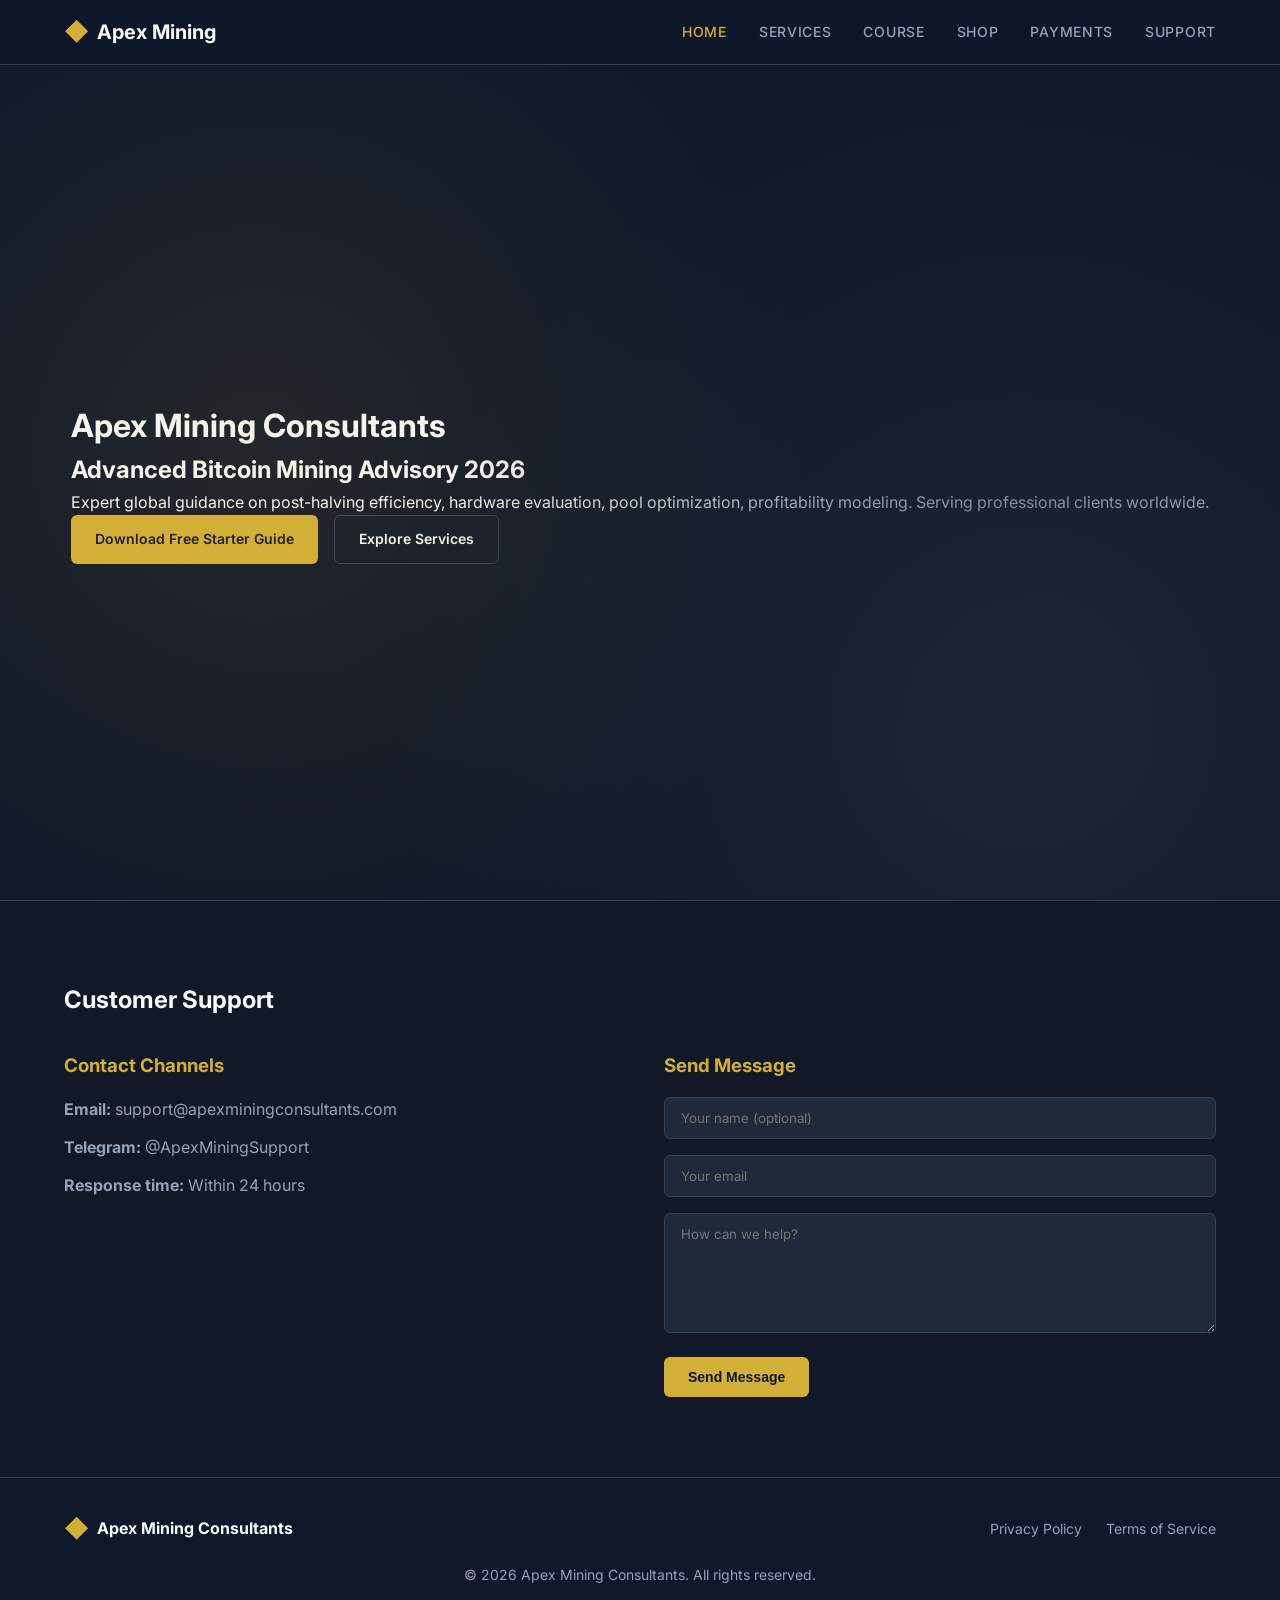
<file: index.html>
<!DOCTYPE html>
<html lang="en">
<head>
    <meta charset="UTF-8">
    <meta name="viewport" content="width=device-width, initial-scale=1.0">
    <title>Apex Mining Consultants – Bitcoin Mining Advisory 2026</title>
    <link href="https://fonts.googleapis.com/css2?family=Inter:wght@300;400;500;600;700&display=swap" rel="stylesheet">
    <link rel="stylesheet" href="style.css">
</head>
<body>
    <nav class="navbar">
        <div class="container nav-container">
            <a href="index.html" class="logo">
                <span class="logo-icon">◆</span>
                <span class="logo-text">Apex Mining</span>
            </a>
            <button class="mobile-toggle" aria-label="Toggle menu">☰</button>
            <ul class="nav-menu">
                <li><a href="index.html" class="nav-link active">Home</a></li>
                <li><a href="services.html" class="nav-link">Services</a></li>
                <li><a href="course.html" class="nav-link">Course</a></li>
                <li><a href="shop.html" class="nav-link">Shop</a></li>
                <li><a href="payments.html" class="nav-link">Payments</a></li>
                <li><a href="#support" class="nav-link">Support</a></li>
            </ul>
        </div>
    </nav>

    <header class="hero">
        <div class="container">
            <h1>Apex Mining Consultants</h1>
            <h2>Advanced Bitcoin Mining Advisory 2026</h2>
            <p>Expert global guidance on post-halving efficiency, hardware evaluation, pool optimization, profitability modeling. Serving professional clients worldwide.</p>

            <div class="hero-buttons">
                <a href="assets/free-guide.pdf" class="btn btn-primary" download>Download Free Starter Guide</a>
                <a href="services.html" class="btn btn-secondary">Explore Services</a>
            </div>
        </div>
    </header>

    <section class="section support" id="support">
        <div class="container">
            <h2>Customer Support</h2>
            <div class="support-grid">
                <div class="support-info">
                    <h3>Contact Channels</h3>
                    <p><strong>Email:</strong> support@apexminingconsultants.com</p>
                    <p><strong>Telegram:</strong> @ApexMiningSupport</p>
                    <p><strong>Response time:</strong> Within 24 hours</p>
                </div>
                <div class="support-form">
                    <h3>Send Message</h3>
                    <form action="https://formspree.io/f/YOUR_FORM_ID" method="POST">
                        <div class="form-group">
                            <input type="text" name="name" placeholder="Your name (optional)">
                        </div>
                        <div class="form-group">
                            <input type="email" name="email" placeholder="Your email" required>
                        </div>
                        <div class="form-group">
                            <textarea name="message" rows="4" placeholder="How can we help?" required></textarea>
                        </div>
                        <button type="submit" class="btn btn-primary">Send Message</button>
                    </form>
                </div>
            </div>
        </div>
    </section>

    <footer class="footer">
        <div class="container">
            <div class="footer-content">
                <div class="footer-brand">
                    <span class="logo-icon">◆</span>
                    <span>Apex Mining Consultants</span>
                </div>
                <div class="footer-links">
                    <a href="#">Privacy Policy</a>
                    <a href="#">Terms of Service</a>
                </div>
            </div>
            <p class="copyright">© 2026 Apex Mining Consultants. All rights reserved.</p>
        </div>
    </footer>

    <script src="script.js"></script>
</body>
</html>
</file>
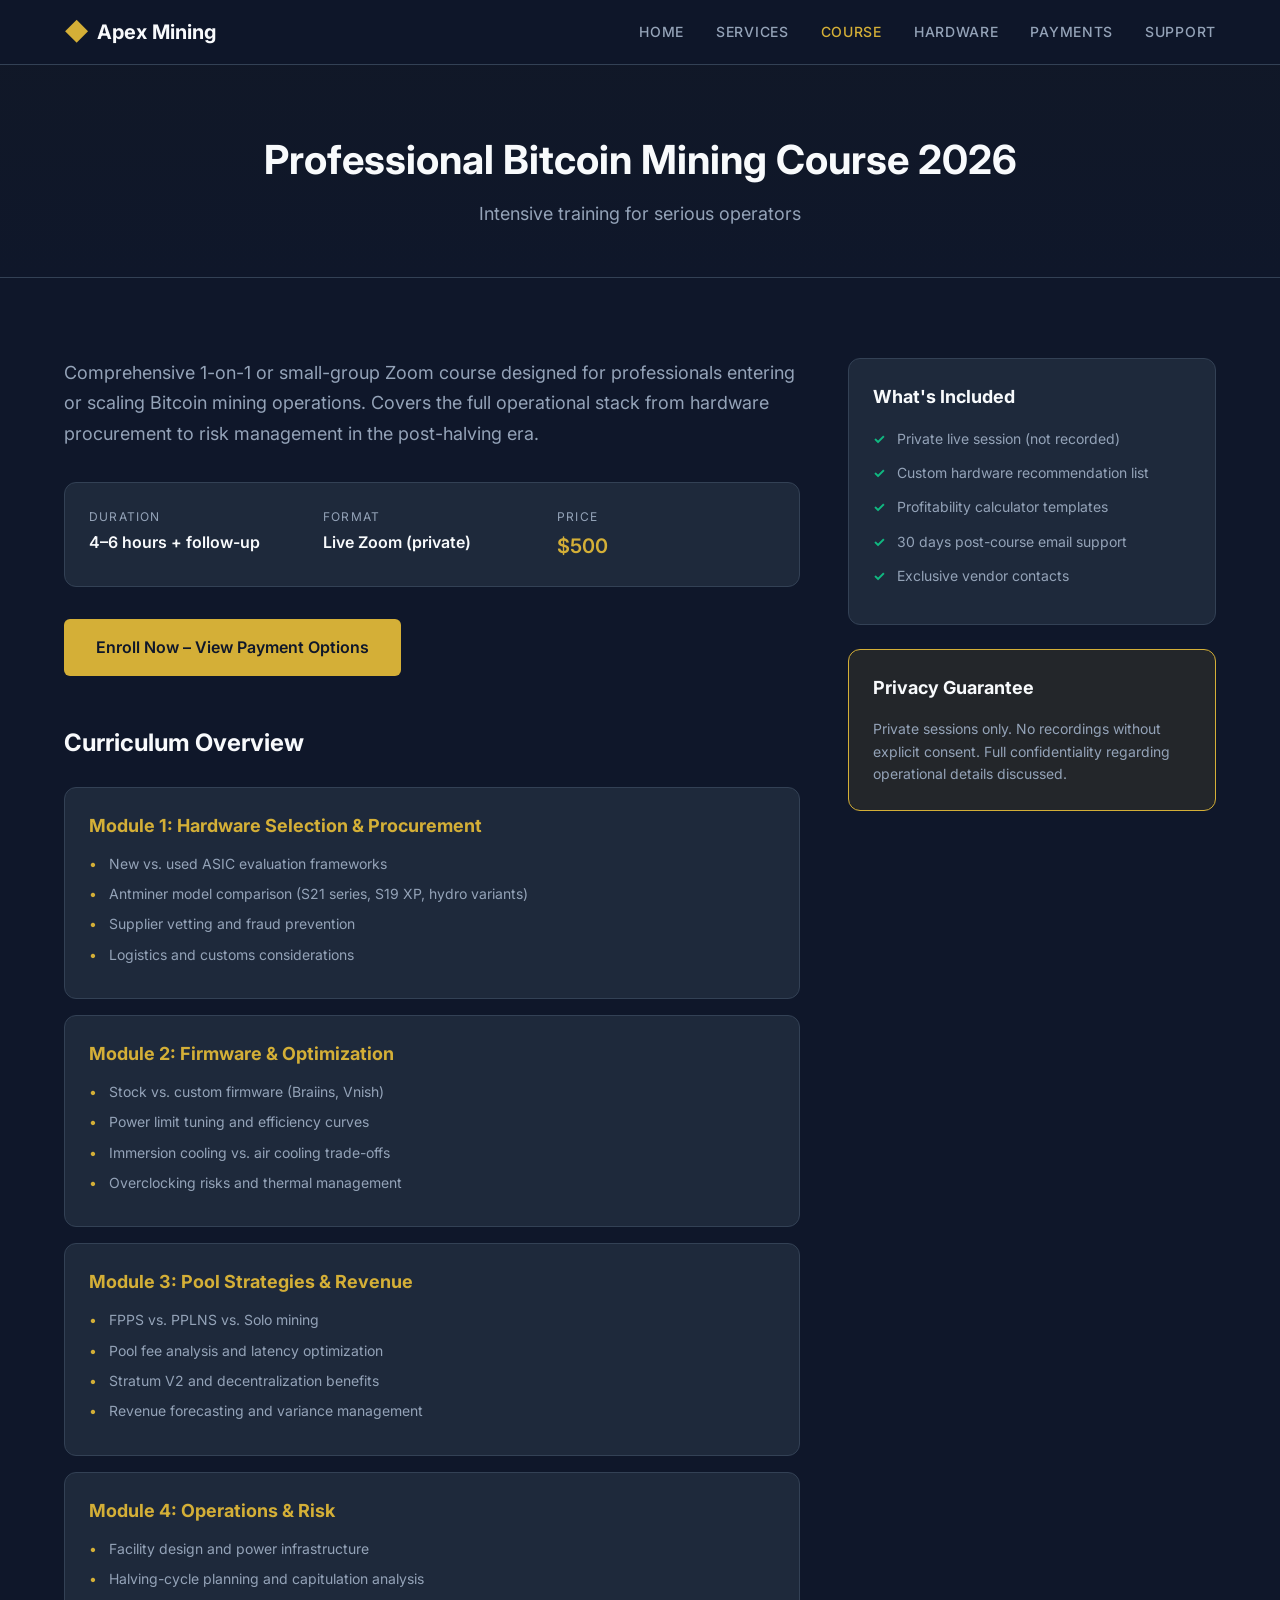
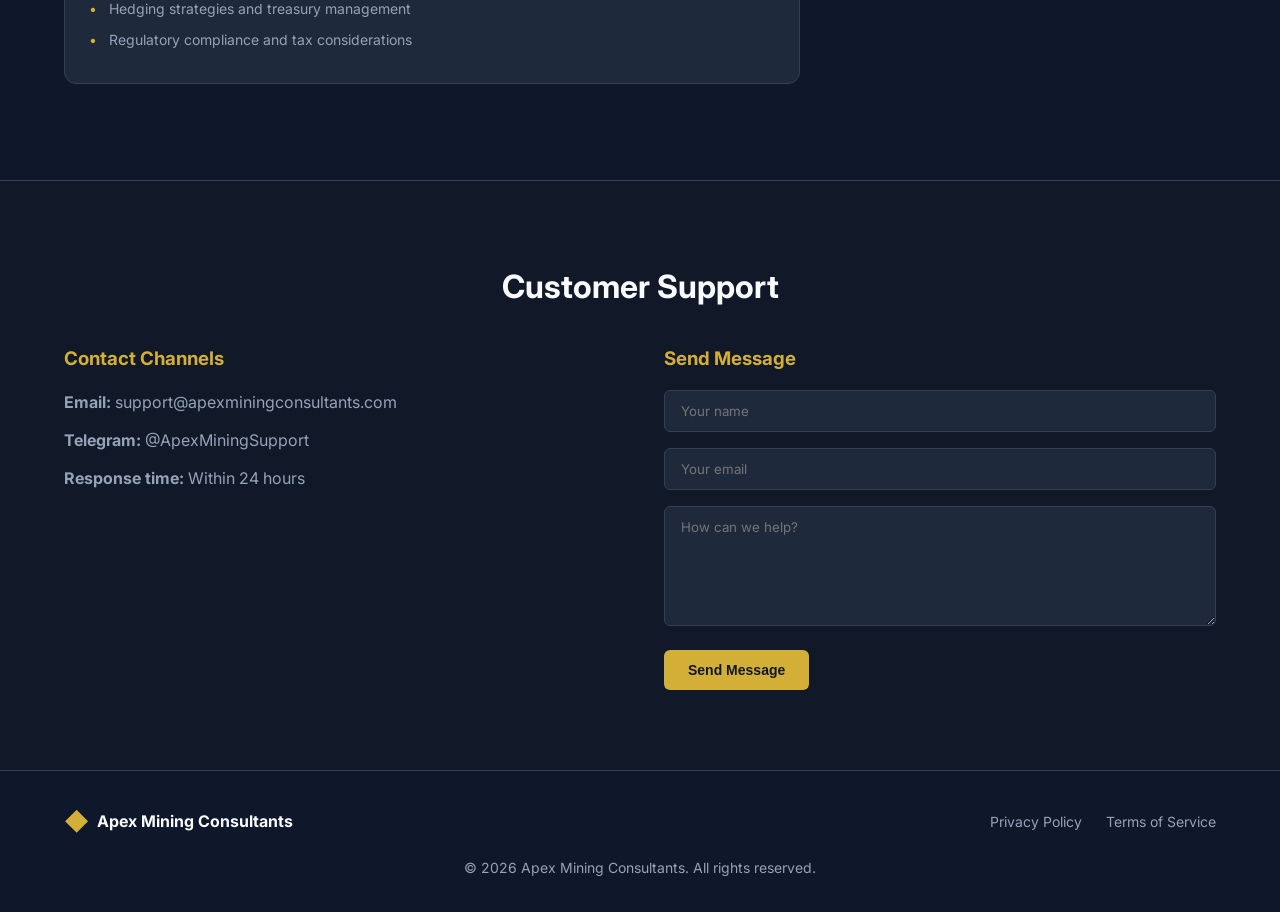
<file: course.html>
<!-- course.html -->
<!DOCTYPE html>
<html lang="en">
<head>
    <meta charset="UTF-8">
    <meta name="viewport" content="width=device-width, initial-scale=1.0">
    <title>Professional Bitcoin Mining Course 2026 – Apex Mining Consultants</title>
    <meta name="description" content="Comprehensive 1-on-1 Bitcoin mining course covering hardware, firmware, pool strategies, and risk management.">
    <link href="https://fonts.googleapis.com/css2?family=Inter:wght@300;400;500;600;700&display=swap" rel="stylesheet">
    <link rel="stylesheet" href="style.css">
</head>
<body>
    <nav class="navbar">
        <div class="container nav-container">
            <a href="index.html" class="logo">
                <span class="logo-icon">◆</span>
                <span class="logo-text">Apex Mining</span>
            </a>
            <button class="mobile-toggle" aria-label="Toggle menu">☰</button>
            <ul class="nav-menu">
                <li><a href="index.html" class="nav-link">Home</a></li>
                <li><a href="services.html" class="nav-link">Services</a></li>
                <li><a href="course.html" class="nav-link active">Course</a></li>
                <li><a href="machines.html" class="nav-link">Hardware</a></li>
                <li><a href="payments.html" class="nav-link">Payments</a></li>
                <li><a href="#support" class="nav-link">Support</a></li>
            </ul>
        </div>
    </nav>

    <header class="page-header">
        <div class="container">
            <h1>Professional Bitcoin Mining Course 2026</h1>
            <p>Intensive training for serious operators</p>
        </div>
    </header>

    <section class="section course-detail">
        <div class="container">
            <div class="course-layout">
                <div class="course-main">
                    <div class="course-intro">
                        <p class="lead">Comprehensive 1-on-1 or small-group Zoom course designed for professionals entering or scaling Bitcoin mining operations. Covers the full operational stack from hardware procurement to risk management in the post-halving era.</p>
                        <div class="course-meta">
                            <div class="meta-item">
                                <span class="meta-label">Duration</span>
                                <span class="meta-value">4–6 hours + follow-up</span>
                            </div>
                            <div class="meta-item">
                                <span class="meta-label">Format</span>
                                <span class="meta-value">Live Zoom (private)</span>
                            </div>
                            <div class="meta-item">
                                <span class="meta-label">Price</span>
                                <span class="meta-value price-highlight">$500</span>
                            </div>
                        </div>
                        <a href="payments.html" class="btn btn-primary btn-large">Enroll Now – View Payment Options</a>
                    </div>

                    <div class="curriculum">
                        <h2>Curriculum Overview</h2>
                        <div class="curriculum-module">
                            <h3>Module 1: Hardware Selection & Procurement</h3>
                            <ul>
                                <li>New vs. used ASIC evaluation frameworks</li>
                                <li>Antminer model comparison (S21 series, S19 XP, hydro variants)</li>
                                <li>Supplier vetting and fraud prevention</li>
                                <li>Logistics and customs considerations</li>
                            </ul>
                        </div>
                        <div class="curriculum-module">
                            <h3>Module 2: Firmware & Optimization</h3>
                            <ul>
                                <li>Stock vs. custom firmware (Braiins, Vnish)</li>
                                <li>Power limit tuning and efficiency curves</li>
                                <li>Immersion cooling vs. air cooling trade-offs</li>
                                <li>Overclocking risks and thermal management</li>
                            </ul>
                        </div>
                        <div class="curriculum-module">
                            <h3>Module 3: Pool Strategies & Revenue</h3>
                            <ul>
                                <li>FPPS vs. PPLNS vs. Solo mining</li>
                                <li>Pool fee analysis and latency optimization</li>
                                <li>Stratum V2 and decentralization benefits</li>
                                <li>Revenue forecasting and variance management</li>
                            </ul>
                        </div>
                        <div class="curriculum-module">
                            <h3>Module 4: Operations & Risk</h3>
                            <ul>
                                <li>Facility design and power infrastructure</li>
                                <li>Halving-cycle planning and capitulation analysis</li>
                                <li>Hedging strategies and treasury management</li>
                                <li>Regulatory compliance and tax considerations</li>
                            </ul>
                        </div>
                    </div>
                </div>

                <aside class="course-sidebar">
                    <div class="sidebar-card">
                        <h3>What's Included</h3>
                        <ul class="includes-list">
                            <li>Private live session (not recorded)</li>
                            <li>Custom hardware recommendation list</li>
                            <li>Profitability calculator templates</li>
                            <li>30 days post-course email support</li>
                            <li>Exclusive vendor contacts</li>
                        </ul>
                    </div>
                    <div class="sidebar-card trust-note">
                        <h3>Privacy Guarantee</h3>
                        <p>Private sessions only. No recordings without explicit consent. Full confidentiality regarding operational details discussed.</p>
                    </div>
                </aside>
            </div>
        </div>
    </section>

    <section class="section support" id="support">
        <div class="container">
            <h2 class="section-title">Customer Support</h2>
            <div class="support-grid">
                <div class="support-info">
                    <h3>Contact Channels</h3>
                    <p><strong>Email:</strong> support@apexminingconsultants.com</p>
                    <p><strong>Telegram:</strong> @ApexMiningSupport</p>
                    <p><strong>Response time:</strong> Within 24 hours</p>
                </div>
                <div class="support-form">
                    <h3>Send Message</h3>
                    <form action="https://formspree.io/f/YOUR_FORM_ID" method="POST">
                        <div class="form-group">
                            <input type="text" name="name" placeholder="Your name" required>
                        </div>
                        <div class="form-group">
                            <input type="email" name="email" placeholder="Your email" required>
                        </div>
                        <div class="form-group">
                            <textarea name="message" rows="4" placeholder="How can we help?" required></textarea>
                        </div>
                        <button type="submit" class="btn btn-primary">Send Message</button>
                    </form>
                </div>
            </div>
        </div>
    </section>

    <footer class="footer">
        <div class="container">
            <div class="footer-content">
                <div class="footer-brand">
                    <span class="logo-icon">◆</span>
                    <span>Apex Mining Consultants</span>
                </div>
                <div class="footer-links">
                    <a href="#">Privacy Policy</a>
                    <a href="#">Terms of Service</a>
                </div>
            </div>
            <p class="copyright">© 2026 Apex Mining Consultants. All rights reserved.</p>
        </div>
    </footer>

    <script src="script.js"></script>
</body>
</html>
</file>
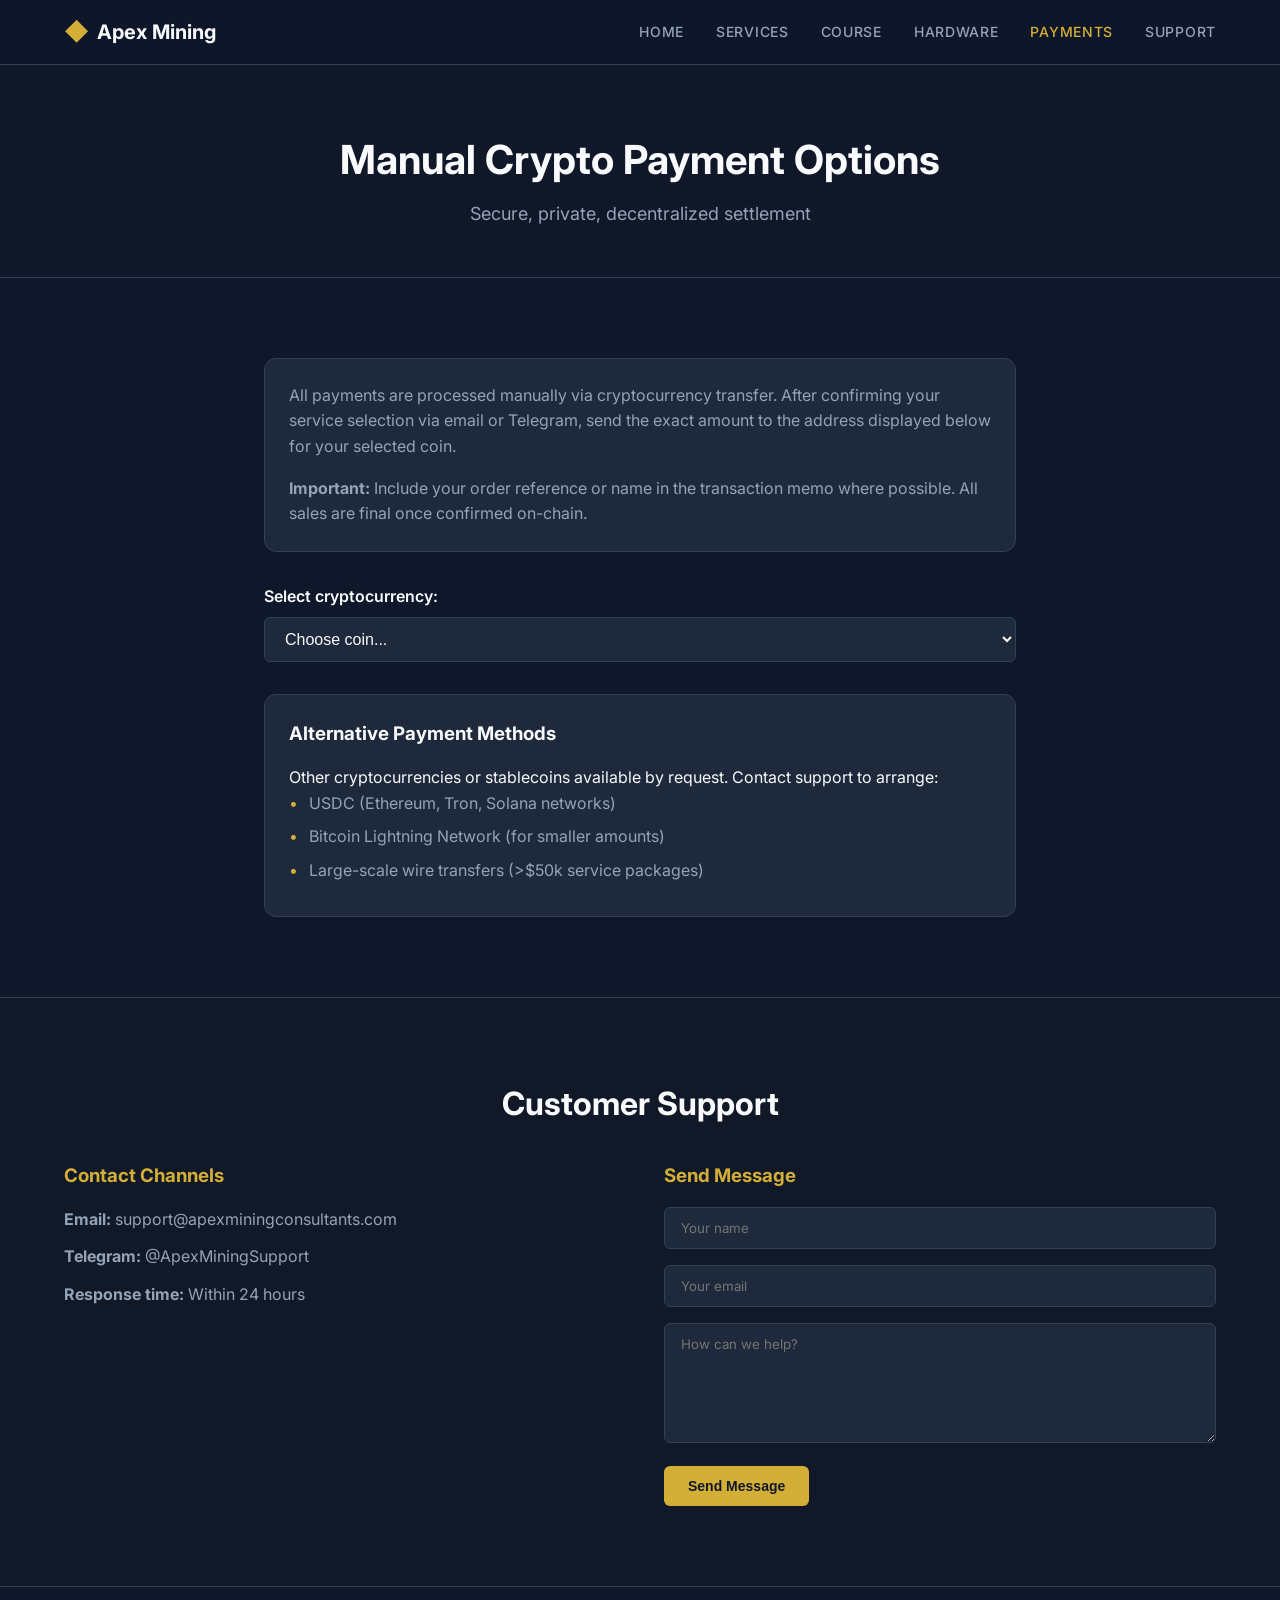
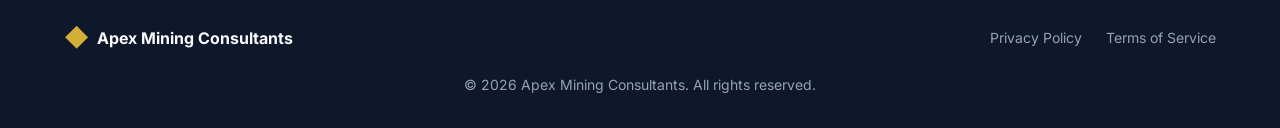
<file: payments.html>
<!-- payments.html -->
<!DOCTYPE html>
<html lang="en">
<head>
    <meta charset="UTF-8">
    <meta name="viewport" content="width=device-width, initial-scale=1.0">
    <title>Manual Crypto Payment Options – Apex Mining Consultants</title>
    <meta name="description" content="Manual cryptocurrency payment instructions for Bitcoin mining advisory services. BTC, LTC, ETH, USDT, XMR accepted.">
    <link href="https://fonts.googleapis.com/css2?family=Inter:wght@300;400;500;600;700&display=swap" rel="stylesheet">
    <link rel="stylesheet" href="style.css">
</head>
<body>
    <nav class="navbar">
        <div class="container nav-container">
            <a href="index.html" class="logo">
                <span class="logo-icon">◆</span>
                <span class="logo-text">Apex Mining</span>
            </a>
            <button class="mobile-toggle" aria-label="Toggle menu">☰</button>
            <ul class="nav-menu">
                <li><a href="index.html" class="nav-link">Home</a></li>
                <li><a href="services.html" class="nav-link">Services</a></li>
                <li><a href="course.html" class="nav-link">Course</a></li>
                <li><a href="machines.html" class="nav-link">Hardware</a></li>
                <li><a href="payments.html" class="nav-link active">Payments</a></li>
                <li><a href="#support" class="nav-link">Support</a></li>
            </ul>
        </div>
    </nav>

    <header class="page-header">
        <div class="container">
            <h1>Manual Crypto Payment Options</h1>
            <p>Secure, private, decentralized settlement</p>
        </div>
    </header>

    <section class="section payments-detail">
        <div class="container">
            <div class="payment-intro">
                <p>All payments are processed manually via cryptocurrency transfer. After confirming your service selection via email or Telegram, send the exact amount to the address displayed below for your selected coin.</p>
                <p><strong>Important:</strong> Include your order reference or name in the transaction memo where possible. All sales are final once confirmed on-chain.</p>
            </div>

            <div class="payment-selector">
                <label for="coin-select" class="selector-label">Select cryptocurrency:</label>
                <select id="coin-select" class="coin-dropdown">
                    <option value="">Choose coin...</option>
                    <option value="btc">Bitcoin (BTC)</option>
                    <option value="ltc">Litecoin (LTC)</option>
                    <option value="eth">Ethereum (ERC-20)</option>
                    <option value="usdt">USDT (ERC-20)</option>
                    <option value="xmr">Monero (XMR)</option>
                </select>
            </div>

            <div id="address-display" class="address-box" style="display: none;">
                <div class="address-header">
                    <h3 id="coin-name">Cryptocurrency</h3>
                    <span class="network-badge" id="network-badge">Network</span>
                </div>
                <div class="address-field">
                    <label>Send to:</label>
                    <code id="coin-address" class="address-code">ADDRESS_PLACEHOLDER</code>
                    <button class="copy-btn" onclick="copyAddress()">Copy</button>
                </div>
                <div class="payment-notes">
                    <p>⚠️ <strong>Verify address and network carefully.</strong> Transactions sent to wrong addresses or networks cannot be recovered.</p>
                    <p>📧 <strong>Confirmation required:</strong> Email transaction ID to support@apexminingconsultants.com or Telegram @ApexMiningSupport after sending.</p>
                    <p>⏱️ <strong>Processing:</strong> Services activated within 24 hours of confirmation.</p>
                </div>
            </div>

            <div class="payment-alternative">
                <h3>Alternative Payment Methods</h3>
                <p>Other cryptocurrencies or stablecoins available by request. Contact support to arrange:</p>
                <ul>
                    <li>USDC (Ethereum, Tron, Solana networks)</li>
                    <li>Bitcoin Lightning Network (for smaller amounts)</li>
                    <li>Large-scale wire transfers (>$50k service packages)</li>
                </ul>
            </div>
        </div>
    </section>

    <section class="section support" id="support">
        <div class="container">
            <h2 class="section-title">Customer Support</h2>
            <div class="support-grid">
                <div class="support-info">
                    <h3>Contact Channels</h3>
                    <p><strong>Email:</strong> support@apexminingconsultants.com</p>
                    <p><strong>Telegram:</strong> @ApexMiningSupport</p>
                    <p><strong>Response time:</strong> Within 24 hours</p>
                </div>
                <div class="support-form">
                    <h3>Send Message</h3>
                    <form action="https://formspree.io/f/YOUR_FORM_ID" method="POST">
                        <div class="form-group">
                            <input type="text" name="name" placeholder="Your name" required>
                        </div>
                        <div class="form-group">
                            <input type="email" name="email" placeholder="Your email" required>
                        </div>
                        <div class="form-group">
                            <textarea name="message" rows="4" placeholder="How can we help?" required></textarea>
                        </div>
                        <button type="submit" class="btn btn-primary">Send Message</button>
                    </form>
                </div>
            </div>
        </div>
    </section>

    <footer class="footer">
        <div class="container">
            <div class="footer-content">
                <div class="footer-brand">
                    <span class="logo-icon">◆</span>
                    <span>Apex Mining Consultants</span>
                </div>
                <div class="footer-links">
                    <a href="#">Privacy Policy</a>
                    <a href="#">Terms of Service</a>
                </div>
            </div>
            <p class="copyright">© 2026 Apex Mining Consultants. All rights reserved.</p>
        </div>
    </footer>

    <script src="script.js"></script>
</body>
</html>
</file>
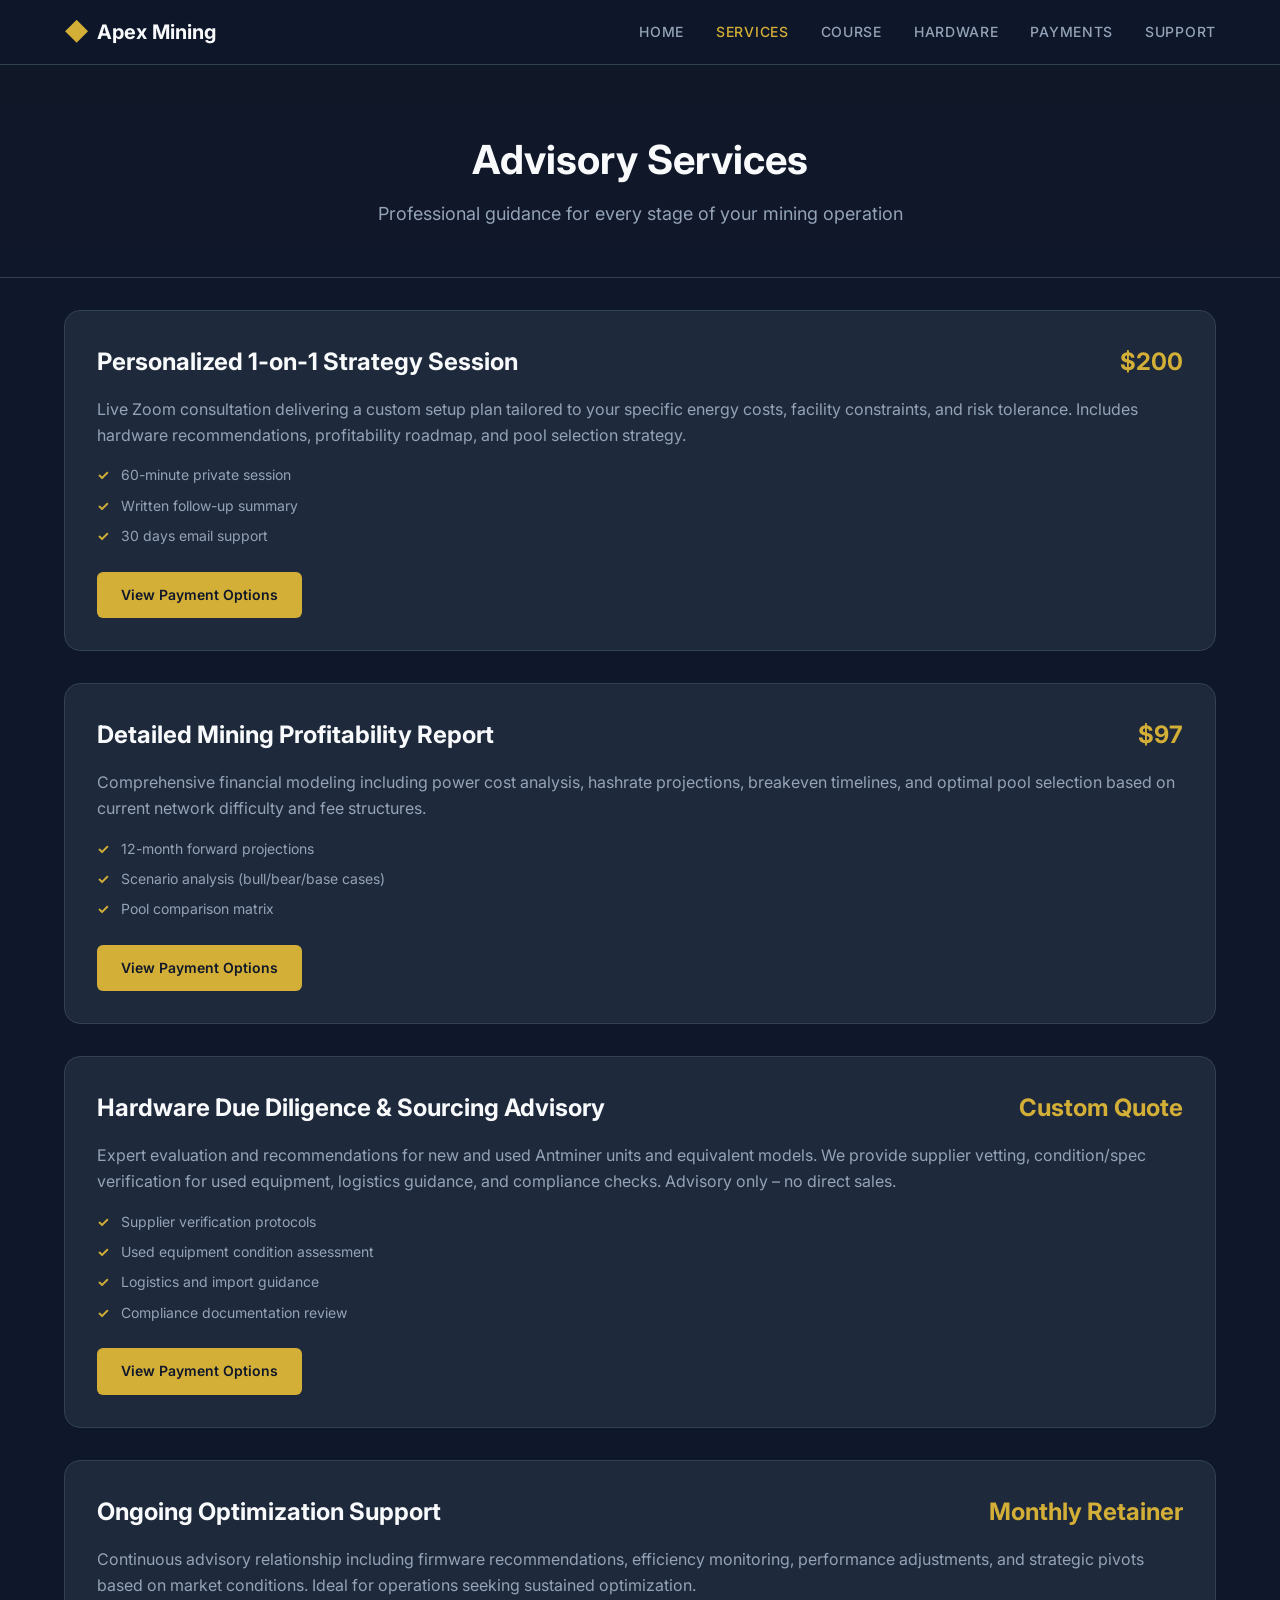
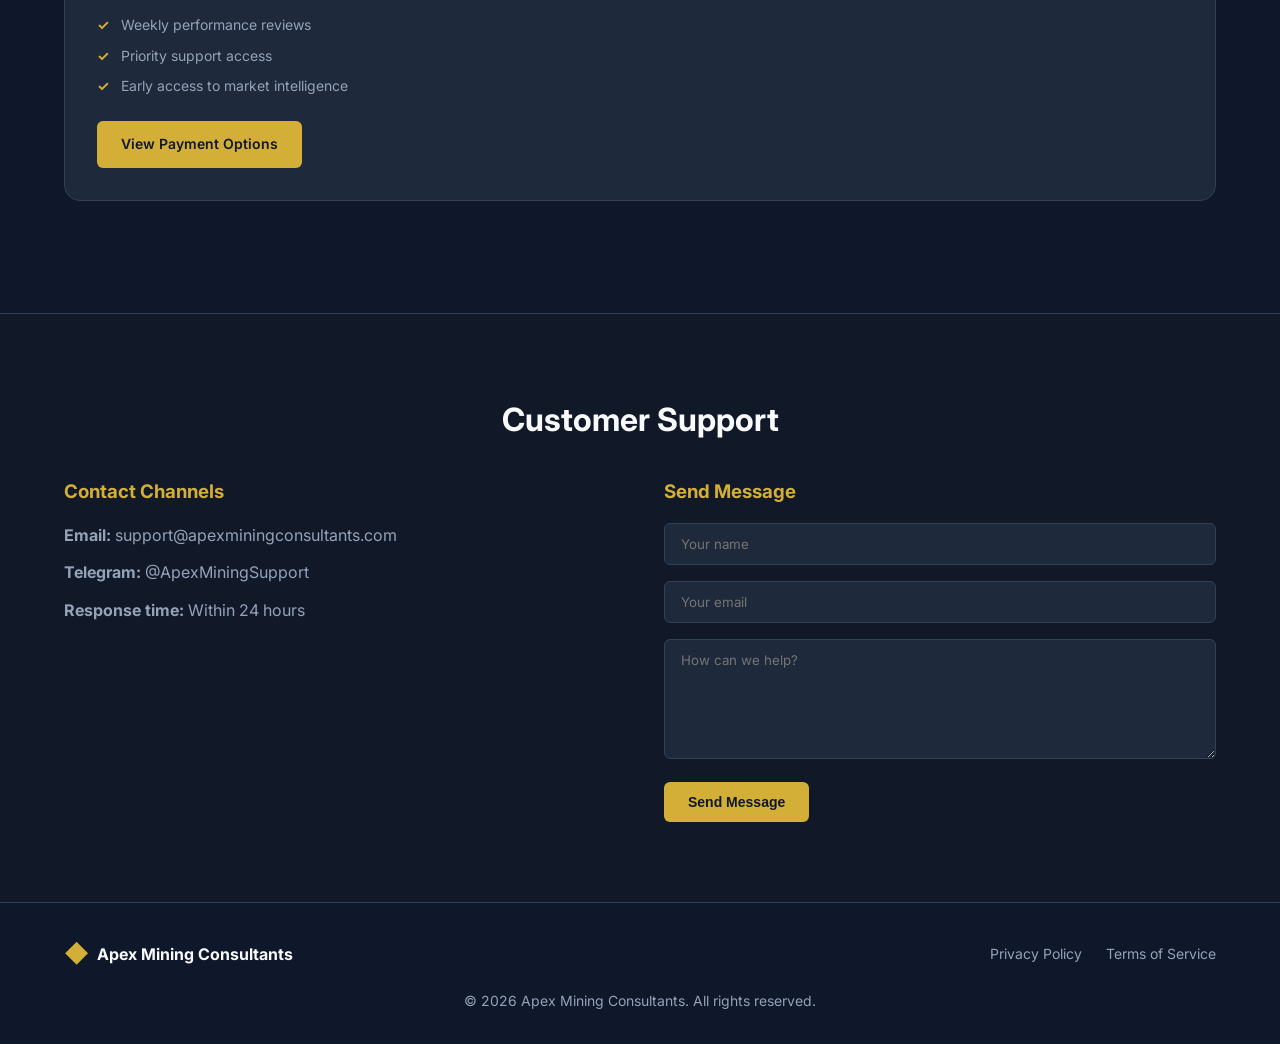
<file: services.html>
<!-- services.html -->
<!DOCTYPE html>
<html lang="en">
<head>
    <meta charset="UTF-8">
    <meta name="viewport" content="width=device-width, initial-scale=1.0">
    <title>Services – Apex Mining Consultants</title>
    <meta name="description" content="Professional Bitcoin mining advisory services: strategy sessions, profitability reports, hardware due diligence, and ongoing optimization.">
    <link href="https://fonts.googleapis.com/css2?family=Inter:wght@300;400;500;600;700&display=swap" rel="stylesheet">
    <link rel="stylesheet" href="style.css">
</head>
<body>
    <nav class="navbar">
        <div class="container nav-container">
            <a href="index.html" class="logo">
                <span class="logo-icon">◆</span>
                <span class="logo-text">Apex Mining</span>
            </a>
            <button class="mobile-toggle" aria-label="Toggle menu">☰</button>
            <ul class="nav-menu">
                <li><a href="index.html" class="nav-link">Home</a></li>
                <li><a href="services.html" class="nav-link active">Services</a></li>
                <li><a href="course.html" class="nav-link">Course</a></li>
                <li><a href="machines.html" class="nav-link">Hardware</a></li>
                <li><a href="payments.html" class="nav-link">Payments</a></li>
                <li><a href="#support" class="nav-link">Support</a></li>
            </ul>
        </div>
    </nav>

    <header class="page-header">
        <div class="container">
            <h1>Advisory Services</h1>
            <p>Professional guidance for every stage of your mining operation</p>
        </div>
    </header>

    <section class="section services-detail">
        <div class="container">
            <div class="service-card">
                <div class="service-header">
                    <h2>Personalized 1-on-1 Strategy Session</h2>
                    <p class="service-price">$200</p>
                </div>
                <div class="service-content">
                    <p>Live Zoom consultation delivering a custom setup plan tailored to your specific energy costs, facility constraints, and risk tolerance. Includes hardware recommendations, profitability roadmap, and pool selection strategy.</p>
                    <ul class="service-features">
                        <li>60-minute private session</li>
                        <li>Written follow-up summary</li>
                        <li>30 days email support</li>
                    </ul>
                    <a href="payments.html" class="btn btn-primary">View Payment Options</a>
                </div>
            </div>

            <div class="service-card">
                <div class="service-header">
                    <h2>Detailed Mining Profitability Report</h2>
                    <p class="service-price">$97</p>
                </div>
                <div class="service-content">
                    <p>Comprehensive financial modeling including power cost analysis, hashrate projections, breakeven timelines, and optimal pool selection based on current network difficulty and fee structures.</p>
                    <ul class="service-features">
                        <li>12-month forward projections</li>
                        <li>Scenario analysis (bull/bear/base cases)</li>
                        <li>Pool comparison matrix</li>
                    </ul>
                    <a href="payments.html" class="btn btn-primary">View Payment Options</a>
                </div>
            </div>

            <div class="service-card">
                <div class="service-header">
                    <h2>Hardware Due Diligence & Sourcing Advisory</h2>
                    <p class="service-price">Custom Quote</p>
                </div>
                <div class="service-content">
                    <p>Expert evaluation and recommendations for new and used Antminer units and equivalent models. We provide supplier vetting, condition/spec verification for used equipment, logistics guidance, and compliance checks. Advisory only – no direct sales.</p>
                    <ul class="service-features">
                        <li>Supplier verification protocols</li>
                        <li>Used equipment condition assessment</li>
                        <li>Logistics and import guidance</li>
                        <li>Compliance documentation review</li>
                    </ul>
                    <a href="payments.html" class="btn btn-primary">View Payment Options</a>
                </div>
            </div>

            <div class="service-card">
                <div class="service-header">
                    <h2>Ongoing Optimization Support</h2>
                    <p class="service-price">Monthly Retainer</p>
                </div>
                <div class="service-content">
                    <p>Continuous advisory relationship including firmware recommendations, efficiency monitoring, performance adjustments, and strategic pivots based on market conditions. Ideal for operations seeking sustained optimization.</p>
                    <ul class="service-features">
                        <li>Weekly performance reviews</li>
                        <li>Priority support access</li>
                        <li>Early access to market intelligence</li>
                    </ul>
                    <a href="payments.html" class="btn btn-primary">View Payment Options</a>
                </div>
            </div>
        </div>
    </section>

    <section class="section support" id="support">
        <div class="container">
            <h2 class="section-title">Customer Support</h2>
            <div class="support-grid">
                <div class="support-info">
                    <h3>Contact Channels</h3>
                    <p><strong>Email:</strong> support@apexminingconsultants.com</p>
                    <p><strong>Telegram:</strong> @ApexMiningSupport</p>
                    <p><strong>Response time:</strong> Within 24 hours</p>
                </div>
                <div class="support-form">
                    <h3>Send Message</h3>
                    <form action="https://formspree.io/f/YOUR_FORM_ID" method="POST">
                        <div class="form-group">
                            <input type="text" name="name" placeholder="Your name" required>
                        </div>
                        <div class="form-group">
                            <input type="email" name="email" placeholder="Your email" required>
                        </div>
                        <div class="form-group">
                            <textarea name="message" rows="4" placeholder="How can we help?" required></textarea>
                        </div>
                        <button type="submit" class="btn btn-primary">Send Message</button>
                    </form>
                </div>
            </div>
        </div>
    </section>

    <footer class="footer">
        <div class="container">
            <div class="footer-content">
                <div class="footer-brand">
                    <span class="logo-icon">◆</span>
                    <span>Apex Mining Consultants</span>
                </div>
                <div class="footer-links">
                    <a href="#">Privacy Policy</a>
                    <a href="#">Terms of Service</a>
                </div>
            </div>
            <p class="copyright">© 2026 Apex Mining Consultants. All rights reserved.</p>
        </div>
    </footer>

    <script src="script.js"></script>
</body>
</html>
</file>
<file: style.css>
/* style.css */
:root {
    --bg-primary: #0f172a;
    --bg-secondary: #111827;
    --bg-card: #1e293b;
    --text-primary: #f8fafc;
    --text-secondary: #94a3b8;
    --accent-gold: #d4af37;
    --accent-gold-hover: #b8941f;
    --border-color: #334155;
    --success: #10b981;
    --warning: #f59e0b;
}

* {
    margin: 0;
    padding: 0;
    box-sizing: border-box;
}

html {
    scroll-behavior: smooth;
}

body {
    font-family: 'Inter', -apple-system, BlinkMacSystemFont, 'Segoe UI', Roboto, sans-serif;
    background-color: var(--bg-primary);
    color: var(--text-primary);
    line-height: 1.6;
    -webkit-font-smoothing: antialiased;
}

/* Container */
.container {
    max-width: 1200px;
    margin: 0 auto;
    padding: 0 1.5rem;
}

/* Navigation */
.navbar {
    background-color: rgba(15, 23, 42, 0.95);
    backdrop-filter: blur(10px);
    border-bottom: 1px solid var(--border-color);
    position: fixed;
    top: 0;
    left: 0;
    right: 0;
    z-index: 1000;
}

.nav-container {
    display: flex;
    justify-content: space-between;
    align-items: center;
    height: 4rem;
}

.logo {
    display: flex;
    align-items: center;
    gap: 0.5rem;
    text-decoration: none;
    color: var(--text-primary);
    font-weight: 700;
    font-size: 1.25rem;
}

.logo-icon {
    color: var(--accent-gold);
    font-size: 1.5rem;
}

.nav-menu {
    display: flex;
    list-style: none;
    gap: 2rem;
}

.nav-link {
    color: var(--text-secondary);
    text-decoration: none;
    font-weight: 500;
    font-size: 0.875rem;
    transition: color 0.2s;
    text-transform: uppercase;
    letter-spacing: 0.05em;
}

.nav-link:hover,
.nav-link.active {
    color: var(--accent-gold);
}

.mobile-toggle {
    display: none;
    background: none;
    border: none;
    color: var(--text-primary);
    font-size: 1.5rem;
    cursor: pointer;
}

/* Buttons */
.btn {
    display: inline-flex;
    align-items: center;
    justify-content: center;
    padding: 0.75rem 1.5rem;
    border-radius: 0.375rem;
    font-weight: 600;
    text-decoration: none;
    transition: all 0.2s;
    border: none;
    cursor: pointer;
    font-size: 0.875rem;
}

.btn-primary {
    background-color: var(--accent-gold);
    color: var(--bg-primary);
}

.btn-primary:hover {
    background-color: var(--accent-gold-hover);
    transform: translateY(-1px);
    box-shadow: 0 4px 12px rgba(212, 175, 55, 0.3);
}

.btn-secondary {
    background-color: transparent;
    color: var(--text-primary);
    border: 1px solid var(--border-color);
}

.btn-secondary:hover {
    border-color: var(--accent-gold);
    color: var(--accent-gold);
}

.btn-large {
    padding: 1rem 2rem;
    font-size: 1rem;
}

/* Hero Section */
.hero {
    min-height: 100vh;
    display: flex;
    align-items: center;
    position: relative;
    padding-top: 4rem;
    background: linear-gradient(135deg, var(--bg-primary) 0%, var(--bg-secondary) 100%);
    overflow: hidden;
}

.hero::before {
    content: '';
    position: absolute;
    top: 0;
    left: 0;
    right: 0;
    bottom: 0;
    background-image: 
        radial-gradient(circle at 20% 50%, rgba(212, 175, 55, 0.1) 0%, transparent 50%),
        radial-gradient(circle at 80% 80%, rgba(30, 41, 59, 0.8) 0%, transparent 50%);
    pointer-events: none;
}

.hero-content {
    position: relative;
    z-index: 1;
    max-width: 800px;
}

.hero-title {
    font-size: clamp(2rem, 5vw, 3.5rem);
    font-weight: 800;
    line-height: 1.1;
    margin-bottom: 0.5rem;
    background: linear-gradient(135deg, var(--text-primary) 0%, var(--accent-gold) 100%);
    -webkit-background-clip: text;
    -webkit-text-fill-color: transparent;
    background-clip: text;
}

.hero-subtitle {
    font-size: clamp(1.25rem, 3vw, 1.75rem);
    color: var(--accent-gold);
    font-weight: 600;
    margin-bottom: 1.5rem;
}

.hero-text {
    font-size: 1.125rem;
    color: var(--text-secondary);
    margin-bottom: 2rem;
    max-width: 600px;
}

.hero-buttons {
    display: flex;
    gap: 1rem;
    flex-wrap: wrap;
}

/* Page Header */
.page-header {
    padding-top: 8rem;
    padding-bottom: 3rem;
    text-align: center;
    background: linear-gradient(180deg, var(--bg-secondary) 0%, var(--bg-primary) 100%);
    border-bottom: 1px solid var(--border-color);
}

.page-header h1 {
    font-size: clamp(1.75rem, 4vw, 2.5rem);
    font-weight: 700;
    margin-bottom: 0.5rem;
}

.page-header p {
    color: var(--text-secondary);
    font-size: 1.125rem;
}

/* Sections */
.section {
    padding: 5rem 0;
}

.section-title {
    font-size: clamp(1.5rem, 3vw, 2rem);
    font-weight: 700;
    margin-bottom: 1rem;
    text-align: center;
}

.section-subtitle {
    color: var(--text-secondary);
    text-align: center;
    margin-bottom: 3rem;
}

/* Overview Grid */
.overview-grid {
    display: grid;
    grid-template-columns: repeat(auto-fit, minmax(300px, 1fr));
    gap: 2rem;
    margin-top: 3rem;
}

.overview-card {
    background-color: var(--bg-card);
    border: 1px solid var(--border-color);
    border-radius: 0.75rem;
    padding: 2rem;
    transition: transform 0.2s, border-color 0.2s;
}

.overview-card:hover {
    transform: translateY(-4px);
    border-color: var(--accent-gold);
}

.overview-icon {
    color: var(--accent-gold);
    font-size: 2rem;
    margin-bottom: 1rem;
}

.overview-card h3 {
    font-size: 1.25rem;
    margin-bottom: 0.5rem;
}

.overview-card p {
    color: var(--text-secondary);
    font-size: 0.875rem;
}

/* Services Teaser */
.services-teaser {
    background-color: var(--bg-secondary);
}

.teaser-grid {
    display: grid;
    grid-template-columns: repeat(auto-fit, minmax(250px, 1fr));
    gap: 1.5rem;
    margin-top: 3rem;
}

.teaser-card {
    background-color: var(--bg-card);
    border: 1px solid var(--border-color);
    border-radius: 0.75rem;
    padding: 1.5rem;
    transition: all 0.2s;
}

.teaser-card:hover {
    border-color: var(--accent-gold);
    box-shadow: 0 4px 20px rgba(0, 0, 0, 0.3);
}

.teaser-card h3 {
    font-size: 1.125rem;
    margin-bottom: 0.5rem;
}

.teaser-card .price {
    color: var(--accent-gold);
    font-size: 1.5rem;
    font-weight: 700;
    margin-bottom: 0.5rem;
}

.teaser-card p {
    color: var(--text-secondary);
    font-size: 0.875rem;
    margin-bottom: 1rem;
}

.link-arrow {
    color: var(--accent-gold);
    text-decoration: none;
    font-weight: 600;
    font-size: 0.875rem;
    transition: gap 0.2s;
}

.link-arrow:hover {
    gap: 0.75rem;
}

/* Trust Section */
.trust {
    background-color: var(--bg-card);
}

.trust-content {
    text-align: center;
    max-width: 800px;
    margin: 0 auto;
}

.trust-content h2 {
    font-size: 1.875rem;
    margin-bottom: 2rem;
}

.trust-items {
    display: flex;
    flex-wrap: wrap;
    justify-content: center;
    gap: 2rem;
}

.trust-item {
    display: flex;
    align-items: center;
    gap: 0.5rem;
    color: var(--text-secondary);
}

.trust-check {
    color: var(--accent-gold);
    font-weight: 700;
}

/* Service Cards (services.html) */
.services-detail {
    padding-top: 2rem;
}

.service-card {
    background-color: var(--bg-card);
    border: 1px solid var(--border-color);
    border-radius: 1rem;
    padding: 2rem;
    margin-bottom: 2rem;
    transition: border-color 0.2s;
}

.service-card:hover {
    border-color: var(--accent-gold);
}

.service-header {
    display: flex;
    justify-content: space-between;
    align-items: flex-start;
    margin-bottom: 1rem;
    flex-wrap: wrap;
    gap: 0.5rem;
}

.service-header h2 {
    font-size: 1.5rem;
    font-weight: 700;
}

.service-price {
    color: var(--accent-gold);
    font-size: 1.5rem;
    font-weight: 700;
}

.service-content p {
    color: var(--text-secondary);
    margin-bottom: 1rem;
}

.service-features {
    list-style: none;
    margin-bottom: 1.5rem;
}

.service-features li {
    padding-left: 1.5rem;
    position: relative;
    color: var(--text-secondary);
    margin-bottom: 0.5rem;
    font-size: 0.875rem;
}

.service-features li::before {
    content: '✓';
    position: absolute;
    left: 0;
    color: var(--accent-gold);
    font-weight: 700;
}

/* Course Page */
.course-layout {
    display: grid;
    grid-template-columns: 2fr 1fr;
    gap: 3rem;
}

@media (max-width: 968px) {
    .course-layout {
        grid-template-columns: 1fr;
    }
}

.course-intro {
    margin-bottom: 3rem;
}

.lead {
    font-size: 1.125rem;
    color: var(--text-secondary);
    margin-bottom: 2rem;
    line-height: 1.7;
}

.course-meta {
    display: grid;
    grid-template-columns: repeat(3, 1fr);
    gap: 1rem;
    margin-bottom: 2rem;
    padding: 1.5rem;
    background-color: var(--bg-card);
    border-radius: 0.75rem;
    border: 1px solid var(--border-color);
}

.meta-item {
    display: flex;
    flex-direction: column;
}

.meta-label {
    font-size: 0.75rem;
    text-transform: uppercase;
    letter-spacing: 0.1em;
    color: var(--text-secondary);
    margin-bottom: 0.25rem;
}

.meta-value {
    font-weight: 600;
}

.price-highlight {
    color: var(--accent-gold);
    font-size: 1.25rem;
}

.curriculum {
    margin-top: 3rem;
}

.curriculum h2 {
    margin-bottom: 1.5rem;
    font-size: 1.5rem;
}

.curriculum-module {
    background-color: var(--bg-card);
    border: 1px solid var(--border-color);
    border-radius: 0.75rem;
    padding: 1.5rem;
    margin-bottom: 1rem;
}

.curriculum-module h3 {
    color: var(--accent-gold);
    font-size: 1.125rem;
    margin-bottom: 0.75rem;
}

.curriculum-module ul {
    list-style: none;
}

.curriculum-module li {
    padding-left: 1.25rem;
    position: relative;
    color: var(--text-secondary);
    margin-bottom: 0.5rem;
    font-size: 0.875rem;
}

.curriculum-module li::before {
    content: '•';
    position: absolute;
    left: 0;
    color: var(--accent-gold);
}

.course-sidebar {
    position: sticky;
    top: 6rem;
    height: fit-content;
}

.sidebar-card {
    background-color: var(--bg-card);
    border: 1px solid var(--border-color);
    border-radius: 0.75rem;
    padding: 1.5rem;
    margin-bottom: 1.5rem;
}

.sidebar-card h3 {
    font-size: 1.125rem;
    margin-bottom: 1rem;
}

.includes-list {
    list-style: none;
}

.includes-list li {
    padding-left: 1.5rem;
    position: relative;
    color: var(--text-secondary);
    margin-bottom: 0.75rem;
    font-size: 0.875rem;
}

.includes-list li::before {
    content: '✓';
    position: absolute;
    left: 0;
    color: var(--success);
    font-weight: 700;
}

.trust-note {
    background-color: rgba(212, 175, 55, 0.1);
    border-color: var(--accent-gold);
}

.trust-note p {
    font-size: 0.875rem;
    color: var(--text-secondary);
}

/* Machines Page */
.disclaimer-box {
    background-color: rgba(245, 158, 11, 0.1);
    border: 1px solid var(--warning);
    border-radius: 0.75rem;
    padding: 1.5rem;
    margin-bottom: 2rem;
}

.disclaimer-box p {
    color: var(--text-secondary);
    font-size: 0.875rem;
    margin-bottom: 0.5rem;
}

.disclaimer-box p:last-child {
    margin-bottom: 0;
}

.machines-grid {
    display: flex;
    flex-direction: column;
    gap: 2rem;
}

.machine-card {
    display: grid;
    grid-template-columns: 300px 1fr;
    gap: 2rem;
    background-color: var(--bg-card);
    border: 1px solid var(--border-color);
    border-radius: 1rem;
    overflow: hidden;
    transition: border-color 0.2s;
}

.machine-card:hover {
    border-color: var(--accent-gold);
}

@media (max-width: 768px) {
    .machine-card {
        grid-template-columns: 1fr;
    }
}

.machine-image {
    background-color: var(--bg-secondary);
    display: flex;
    align-items: center;
    justify-content: center;
    min-height: 250px;
}

.machine-image img {
    width: 100%;
    height: 100%;
    object-fit: cover;
}

.machine-content {
    padding: 2rem;
}

.machine-content h2 {
    font-size: 1.5rem;
    margin-bottom: 1rem;
    color: var(--accent-gold);
}

.machine-specs {
    display: grid;
    grid-template-columns: repeat(2, 1fr);
    gap: 0.5rem;
    margin-bottom: 1.5rem;
}

.spec {
    font-size: 0.875rem;
}

.spec span {
    color: var(--text-secondary);
}

.machine-pricing {
    background-color: var(--bg-primary);
    border-radius: 0.5rem;
    padding: 1rem;
    margin-bottom: 1rem;
}

.price-row {
    display: flex;
    justify-content: space-between;
    margin-bottom: 0.5rem;
}

.price-row:last-child {
    margin-bottom: 0;
}

.price-label {
    color: var(--text-secondary);
    font-size: 0.875rem;
}

.price-value {
    font-weight: 700;
    color: var(--accent-gold);
}

.machine-note {
    color: var(--text-secondary);
    font-size: 0.875rem;
    font-style: italic;
}

.cta-section {
    text-align: center;
    background-color: var(--bg-card);
}

/* Payments Page */
.payments-detail {
    max-width: 800px;
    margin: 0 auto;
}

.payment-intro {
    background-color: var(--bg-card);
    border-radius: 0.75rem;
    padding: 1.5rem;
    margin-bottom: 2rem;
    border: 1px solid var(--border-color);
}

.payment-intro p {
    color: var(--text-secondary);
    margin-bottom: 1rem;
}

.payment-intro p:last-child {
    margin-bottom: 0;
}

.payment-selector {
    margin-bottom: 2rem;
}

.selector-label {
    display: block;
    font-weight: 600;
    margin-bottom: 0.5rem;
}

.coin-dropdown {
    width: 100%;
    padding: 0.75rem 1rem;
    background-color: var(--bg-card);
    border: 1px solid var(--border-color);
    border-radius: 0.375rem;
    color: var(--text-primary);
    font-size: 1rem;
    cursor: pointer;
}

.coin-dropdown:focus {
    outline: none;
    border-color: var(--accent-gold);
}

.address-box {
    background-color: var(--bg-card);
    border: 2px solid var(--accent-gold);
    border-radius: 0.75rem;
    padding: 1.5rem;
    margin-bottom: 2rem;
}

.address-header {
    display: flex;
    justify-content: space-between;
    align-items: center;
    margin-bottom: 1rem;
    padding-bottom: 1rem;
    border-bottom: 1px solid var(--border-color);
}

.address-header h3 {
    font-size: 1.25rem;
    color: var(--accent-gold);
}

.network-badge {
    background-color: var(--bg-primary);
    padding: 0.25rem 0.75rem;
    border-radius: 9999px;
    font-size: 0.75rem;
    color: var(--text-secondary);
    text-transform: uppercase;
}

.address-field {
    margin-bottom: 1rem;
}

.address-field label {
    display: block;
    color: var(--text-secondary);
    font-size: 0.875rem;
    margin-bottom: 0.5rem;
}

.address-code {
    display: block;
    background-color: var(--bg-primary);
    padding: 1rem;
    border-radius: 0.375rem;
    font-family: 'Courier New', monospace;
    font-size: 0.875rem;
    word-break: break-all;
    margin-bottom: 0.5rem;
    border: 1px solid var(--border-color);
}

.copy-btn {
    background-color: var(--border-color);
    color: var(--text-primary);
    border: none;
    padding: 0.5rem 1rem;
    border-radius: 0.25rem;
    cursor: pointer;
    font-size: 0.875rem;
    transition: background-color 0.2s;
}

.copy-btn:hover {
    background-color: var(--accent-gold);
    color: var(--bg-primary);
}

.payment-notes {
    font-size: 0.875rem;
}

.payment-notes p {
    margin-bottom: 0.5rem;
    color: var(--text-secondary);
}

.payment-alternative {
    background-color: var(--bg-card);
    border-radius: 0.75rem;
    padding: 1.5rem;
    border: 1px solid var(--border-color);
}

.payment-alternative h3 {
    margin-bottom: 1rem;
}

.payment-alternative ul {
    list-style: none;
    color: var(--text-secondary);
}

.payment-alternative li {
    padding-left: 1.25rem;
    position: relative;
    margin-bottom: 0.5rem;
}

.payment-alternative li::before {
    content: '•';
    position: absolute;
    left: 0;
    color: var(--accent-gold);
}

/* Support Section */
.support {
    background-color: var(--bg-secondary);
    border-top: 1px solid var(--border-color);
}

.support-grid {
    display: grid;
    grid-template-columns: 1fr 1fr;
    gap: 3rem;
    margin-top: 2rem;
}

@media (max-width: 768px) {
    .support-grid {
        grid-template-columns: 1fr;
    }
}

.support-info h3,
.support-form h3 {
    margin-bottom: 1rem;
    color: var(--accent-gold);
}

.support-info p {
    color: var(--text-secondary);
    margin-bottom: 0.75rem;
}

.form-group {
    margin-bottom: 1rem;
}

.form-group input,
.form-group textarea {
    width: 100%;
    padding: 0.75rem 1rem;
    background-color: var(--bg-card);
    border: 1px solid var(--border-color);
    border-radius: 0.375rem;
    color: var(--text-primary);
    font-family: inherit;
    transition: border-color 0.2s;
}

.form-group input:focus,
.form-group textarea:focus {
    outline: none;
    border-color: var(--accent-gold);
}

.form-group textarea {
    resize: vertical;
    min-height: 120px;
}

/* Footer */
.footer {
    background-color: var(--bg-primary);
    border-top: 1px solid var(--border-color);
    padding: 2rem 0;
}

.footer-content {
    display: flex;
    justify-content: space-between;
    align-items: center;
    margin-bottom: 1rem;
    flex-wrap: wrap;
    gap: 1rem;
}

.footer-brand {
    display: flex;
    align-items: center;
    gap: 0.5rem;
    font-weight: 700;
}

.footer-links {
    display: flex;
    gap: 1.5rem;
}

.footer-links a {
    color: var(--text-secondary);
    text-decoration: none;
    font-size: 0.875rem;
    transition: color 0.2s;
}

.footer-links a:hover {
    color: var(--accent-gold);
}

.copyright {
    text-align: center;
    color: var(--text-secondary);
    font-size: 0.875rem;
}

/* Mobile Responsive */
@media (max-width: 768px) {
    .nav-menu {
        display: none;
        position: absolute;
        top: 4rem;
        left: 0;
        right: 0;
        background-color: var(--bg-primary);
        flex-direction: column;
        padding: 1rem;
        border-bottom: 1px solid var(--border-color);
        gap: 0;
    }

    .nav-menu.active {
        display: flex;
    }

    .nav-link {
        padding: 0.75rem 0;
        border-bottom: 1px solid var(--border-color);
    }

    .nav-link:last-child {
        border-bottom: none;
    }

    .mobile-toggle {
        display: block;
    }

    .hero-buttons {
        flex-direction: column;
    }

    .btn {
        width: 100%;
    }

    .course-meta {
        grid-template-columns: 1fr;
    }

    .machine-specs {
        grid-template-columns: 1fr;
    }
}
</file>
